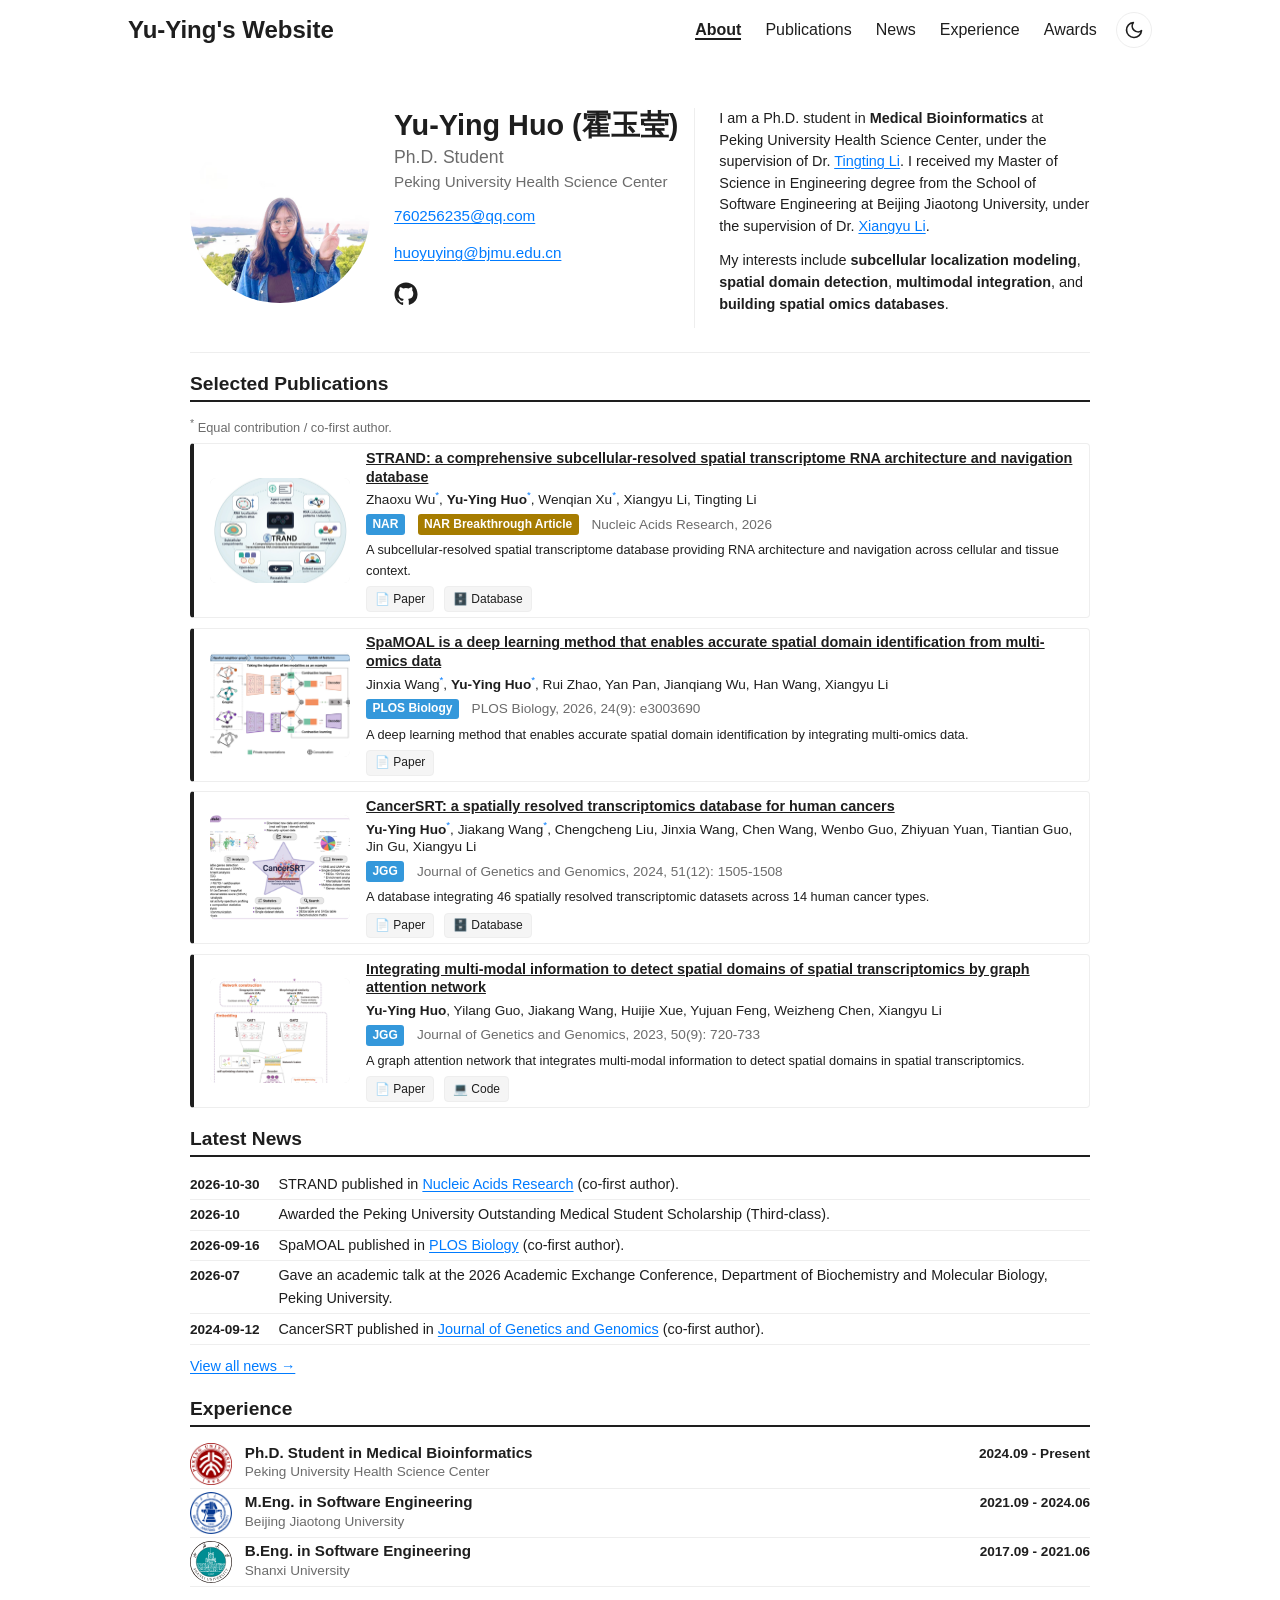
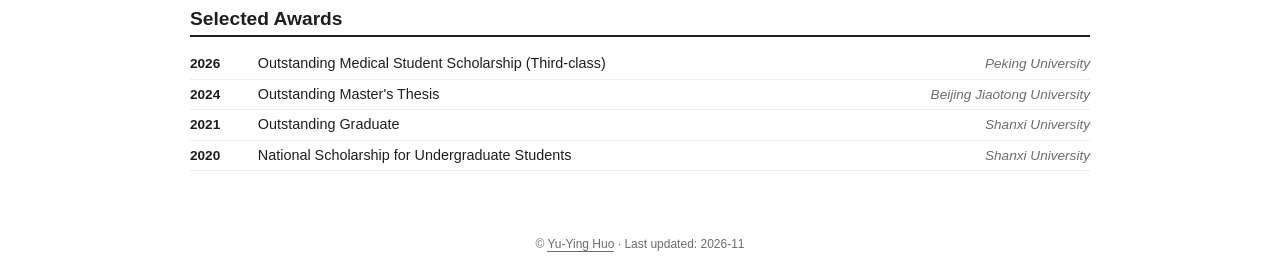
<file: index.html>
<!doctype html>
<html lang="en">
  <head>
    <meta charset="utf-8" />
    <meta name="viewport" content="width=device-width, initial-scale=1" />
    <meta name="description" content="Yu-Ying Huo — Ph.D. student in Medical Bioinformatics at Peking University Health Science Center, working on the computational analysis of spatial transcriptomics." />
    <title>Yu-Ying Huo | Academic Homepage</title>
    <script>
      (function () {
        var stored;
        try { stored = localStorage.getItem('theme'); } catch (e) {}
        var theme = stored || (window.matchMedia && window.matchMedia('(prefers-color-scheme: dark)').matches ? 'dark' : 'light');
        document.documentElement.setAttribute('data-theme', theme);
      })();
    </script>
    <link rel="stylesheet" href="styles.css" />
  </head>
  <body id="top">
    <header class="header">
      <nav class="nav">
        <div class="logo">
          <a href="#top" accesskey="h" title="Yu-Ying's Website (Alt + H)">Yu-Ying's Website</a>
        </div>
        <div class="nav-right">
          <ul id="menu">
            <li><a href="#about" title="About"><span class="active">About</span></a></li>
            <li><a href="#publications" title="Publications"><span>Publications</span></a></li>
            <li><a href="#news" title="News"><span>News</span></a></li>
            <li><a href="#experience" title="Experience"><span>Experience</span></a></li>
            <li><a href="#awards" title="Awards"><span>Awards</span></a></li>
          </ul>
          <button class="theme-toggle" id="theme-toggle" type="button" aria-label="Toggle light/dark mode" title="Toggle light/dark mode">
            <svg class="icon-sun" viewBox="0 0 24 24" fill="none" stroke="currentColor" stroke-width="2" stroke-linecap="round" stroke-linejoin="round" aria-hidden="true">
              <circle cx="12" cy="12" r="5"></circle>
              <line x1="12" y1="1" x2="12" y2="3"></line>
              <line x1="12" y1="21" x2="12" y2="23"></line>
              <line x1="4.22" y1="4.22" x2="5.64" y2="5.64"></line>
              <line x1="18.36" y1="18.36" x2="19.78" y2="19.78"></line>
              <line x1="1" y1="12" x2="3" y2="12"></line>
              <line x1="21" y1="12" x2="23" y2="12"></line>
              <line x1="4.22" y1="19.78" x2="5.64" y2="18.36"></line>
              <line x1="18.36" y1="5.64" x2="19.78" y2="4.22"></line>
            </svg>
            <svg class="icon-moon" viewBox="0 0 24 24" fill="none" stroke="currentColor" stroke-width="2" stroke-linecap="round" stroke-linejoin="round" aria-hidden="true">
              <path d="M21 12.79A9 9 0 1 1 11.21 3 7 7 0 0 0 21 12.79z"></path>
            </svg>
          </button>
        </div>
      </nav>
    </header>

    <main class="main">
      <div class="academic-home">

        <!-- Profile header -->
        <div id="about" class="home-header">
          <div class="profile-content">
            <div class="profile-identity">
              <div class="profile-image">
                <img draggable="false" src="assets/photo.jpg" alt="Yu-Ying Huo" width="160" height="160" />
              </div>
              <div class="profile-info">
                <h1 class="profile-name">Yu-Ying Huo (霍玉莹)</h1>
                <h2 class="profile-position">Ph.D. Student</h2>
                <h3 class="profile-affiliation">Peking University Health Science Center</h3>
                <p class="profile-email"><a href="mailto:760256235@qq.com">760256235@qq.com</a></p>
                <p class="profile-email"><a href="mailto:huoyuying@bjmu.edu.cn">huoyuying@bjmu.edu.cn</a></p>
                <div class="social-icons">
                  <a href="https://github.com/huoyuying" target="_blank" rel="noopener noreferrer me" title="GitHub">
                    <svg viewBox="0 0 24 24" fill="currentColor" aria-hidden="true"><path d="M12 .5C5.65.5.5 5.65.5 12c0 5.08 3.29 9.39 7.86 10.91.58.11.79-.25.79-.56 0-.28-.01-1.02-.02-2-3.2.7-3.88-1.54-3.88-1.54-.52-1.33-1.28-1.68-1.28-1.68-1.04-.71.08-.7.08-.7 1.15.08 1.76 1.18 1.76 1.18 1.02 1.75 2.68 1.25 3.33.95.1-.74.4-1.25.72-1.54-2.55-.29-5.23-1.28-5.23-5.68 0-1.26.45-2.28 1.18-3.09-.12-.29-.51-1.46.11-3.05 0 0 .96-.31 3.16 1.18a11 11 0 0 1 5.76 0c2.2-1.49 3.16-1.18 3.16-1.18.62 1.59.23 2.76.11 3.05.73.81 1.18 1.83 1.18 3.09 0 4.41-2.69 5.38-5.25 5.67.41.35.78 1.05.78 2.12 0 1.53-.01 2.76-.01 3.14 0 .31.21.68.8.56A10.52 10.52 0 0 0 23.5 12C23.5 5.65 18.35.5 12 .5z"/></svg>
                  </a>
                </div>
              </div>
            </div>
            <div class="profile-about">
              <div class="about-content">
                <p>I am a Ph.D. student in <strong>Medical Bioinformatics</strong> at Peking University Health Science Center, under the supervision of Dr. <a href="http://bioinfolilab.phasep.pro" target="_blank" rel="noopener">Tingting Li</a>. I received my Master of Science in Engineering degree from the School of Software Engineering at Beijing Jiaotong University, under the supervision of Dr. <a href="https://xiangyuli-lab.github.io/People" target="_blank" rel="noopener">Xiangyu Li</a>.</p>
                <p>My interests include <strong>subcellular localization modeling</strong>, <strong>spatial domain detection</strong>, <strong>multimodal integration</strong>, and <strong>building spatial omics databases</strong>.</p>
              </div>
            </div>
          </div>
        </div>

        <!-- Selected Publications -->
        <section id="publications" class="home-section">
          <h2>Selected Publications</h2>
          <div class="publications-legend"><sup>*</sup> Equal contribution / co-first author.</div>
          <div class="home-list">

            <article class="publication-item">
              <div class="publication-image">
                <img src="assets/thumbs/strand.png" alt="STRAND" loading="lazy" />
              </div>
              <div class="publication-content">
                <h3 class="publication-title"><a href="https://doi.org/10.1093/nar/gkag1054" target="_blank" rel="noopener">STRAND: a comprehensive subcellular-resolved spatial transcriptome RNA architecture and navigation database</a></h3>
                <p class="publication-authors">Zhaoxu Wu<sup>*</sup>, <strong>Yu-Ying Huo</strong><sup>*</sup>, Wenqian Xu<sup>*</sup>, Xiangyu Li, Tingting Li</p>
                <p class="publication-venue"><span class="venue-badge">NAR</span><span class="venue-badge award">NAR Breakthrough Article</span><span>Nucleic Acids Research, 2026</span></p>
                <div class="publication-description">
                  <p>A subcellular-resolved spatial transcriptome database providing RNA architecture and navigation across cellular and tissue context.</p>
                </div>
                <div class="publication-links">
                  <a href="https://doi.org/10.1093/nar/gkag1054" class="pub-link" target="_blank" rel="noopener"><span>📄 Paper</span></a>
                  <a href="https://strand.phasep.pro" class="pub-link" target="_blank" rel="noopener"><span>🗄️ Database</span></a>
                </div>
              </div>
            </article>

            <article class="publication-item">
              <div class="publication-image">
                <img src="assets/thumbs/spamoal.png" alt="SpaMOAL" loading="lazy" />
              </div>
              <div class="publication-content">
                <h3 class="publication-title"><a href="https://doi.org/10.1371/journal.pbio.3003690" target="_blank" rel="noopener">SpaMOAL is a deep learning method that enables accurate spatial domain identification from multi-omics data</a></h3>
                <p class="publication-authors">Jinxia Wang<sup>*</sup>, <strong>Yu-Ying Huo</strong><sup>*</sup>, Rui Zhao, Yan Pan, Jianqiang Wu, Han Wang, Xiangyu Li</p>
                <p class="publication-venue"><span class="venue-badge">PLOS Biology</span><span>PLOS Biology, 2026, 24(9): e3003690</span></p>
                <div class="publication-description">
                  <p>A deep learning method that enables accurate spatial domain identification by integrating multi-omics data.</p>
                </div>
                <div class="publication-links">
                  <a href="https://doi.org/10.1371/journal.pbio.3003690" class="pub-link" target="_blank" rel="noopener"><span>📄 Paper</span></a>
                </div>
              </div>
            </article>

            <article class="publication-item">
              <div class="publication-image">
                <img src="assets/thumbs/cancersrt.png" alt="CancerSRT" loading="lazy" />
              </div>
              <div class="publication-content">
                <h3 class="publication-title"><a href="https://doi.org/10.1016/j.jgg.2024.08.012" target="_blank" rel="noopener">CancerSRT: a spatially resolved transcriptomics database for human cancers</a></h3>
                <p class="publication-authors"><strong>Yu-Ying Huo</strong><sup>*</sup>, Jiakang Wang<sup>*</sup>, Chengcheng Liu, Jinxia Wang, Chen Wang, Wenbo Guo, Zhiyuan Yuan, Tiantian Guo, Jin Gu, Xiangyu Li</p>
                <p class="publication-venue"><span class="venue-badge">JGG</span><span>Journal of Genetics and Genomics, 2024, 51(12): 1505-1508</span></p>
                <div class="publication-description">
                  <p>A database integrating 46 spatially resolved transcriptomic datasets across 14 human cancer types.</p>
                </div>
                <div class="publication-links">
                  <a href="https://doi.org/10.1016/j.jgg.2024.08.012" class="pub-link" target="_blank" rel="noopener"><span>📄 Paper</span></a>
                  <a href="http://cancersrt.info" class="pub-link" target="_blank" rel="noopener"><span>🗄️ Database</span></a>
                </div>
              </div>
            </article>

            <article class="publication-item">
              <div class="publication-image">
                <img src="assets/thumbs/spadac.png" alt="SpaDAC" loading="lazy" />
              </div>
              <div class="publication-content">
                <h3 class="publication-title"><a href="https://doi.org/10.1016/j.jgg.2023.06.005" target="_blank" rel="noopener">Integrating multi-modal information to detect spatial domains of spatial transcriptomics by graph attention network</a></h3>
                <p class="publication-authors"><strong>Yu-Ying Huo</strong>, Yilang Guo, Jiakang Wang, Huijie Xue, Yujuan Feng, Weizheng Chen, Xiangyu Li</p>
                <p class="publication-venue"><span class="venue-badge">JGG</span><span>Journal of Genetics and Genomics, 2023, 50(9): 720-733</span></p>
                <div class="publication-description">
                  <p>A graph attention network that integrates multi-modal information to detect spatial domains in spatial transcriptomics.</p>
                </div>
                <div class="publication-links">
                  <a href="https://doi.org/10.1016/j.jgg.2023.06.005" class="pub-link" target="_blank" rel="noopener"><span>📄 Paper</span></a>
                  <a href="https://github.com/huoyuying/SpaDAC" class="pub-link" target="_blank" rel="noopener"><span>💻 Code</span></a>
                </div>
              </div>
            </article>

          </div>
        </section>

        <!-- News -->
        <section id="news" class="home-section">
          <h2>Latest News</h2>
          <div class="home-list">
            <div class="home-item">
              <span class="news-date">2026-10-30</span>
              <span class="news-content"><p>STRAND published in <a href="https://doi.org/10.1093/nar/gkag1054" target="_blank" rel="noopener">Nucleic Acids Research</a> (co-first author).</p></span>
            </div>
            <div class="home-item">
              <span class="news-date">2026-10</span>
              <span class="news-content"><p>Awarded the Peking University Outstanding Medical Student Scholarship (Third-class).</p></span>
            </div>
            <div class="home-item">
              <span class="news-date">2026-09-16</span>
              <span class="news-content"><p>SpaMOAL published in <a href="https://doi.org/10.1371/journal.pbio.3003690" target="_blank" rel="noopener">PLOS Biology</a> (co-first author).</p></span>
            </div>
            <div class="home-item">
              <span class="news-date">2026-07</span>
              <span class="news-content"><p>Gave an academic talk at the 2026 Academic Exchange Conference, Department of Biochemistry and Molecular Biology, Peking University.</p></span>
            </div>
            <div class="home-item">
              <span class="news-date">2024-09-12</span>
              <span class="news-content"><p>CancerSRT published in <a href="https://doi.org/10.1016/j.jgg.2024.08.012" target="_blank" rel="noopener">Journal of Genetics and Genomics</a> (co-first author).</p></span>
            </div>
          </div>
          <div class="news-more"><a href="news.html">View all news →</a></div>
        </section>

        <!-- Experience -->
        <section id="experience" class="home-section">
          <h2>Experience</h2>
          <div class="home-list">
            <div class="home-item">
              <img class="experience-logo" src="assets/logos/pku.png" alt="Peking University logo" />
              <div class="experience-details">
                <h4>Ph.D. Student in Medical Bioinformatics</h4>
                <p class="experience-description">Peking University Health Science Center</p>
              </div>
              <div class="experience-period">2024.09 - Present</div>
            </div>
            <div class="home-item">
              <img class="experience-logo" src="assets/logos/bjtu.png" alt="Beijing Jiaotong University logo" />
              <div class="experience-details">
                <h4>M.Eng. in Software Engineering</h4>
                <p class="experience-description">Beijing Jiaotong University</p>
              </div>
              <div class="experience-period">2021.09 - 2024.06</div>
            </div>
            <div class="home-item">
              <img class="experience-logo" src="assets/logos/sxu.svg" alt="Shanxi University logo" />
              <div class="experience-details">
                <h4>B.Eng. in Software Engineering</h4>
                <p class="experience-description">Shanxi University</p>
              </div>
              <div class="experience-period">2017.09 - 2021.06</div>
            </div>
          </div>
        </section>

        <!-- Awards -->
        <section id="awards" class="home-section">
          <h2>Selected Awards</h2>
          <div class="home-list">
            <div class="home-item">
              <span class="award-year">2026</span>
              <span class="award-name">Outstanding Medical Student Scholarship (Third-class)</span>
              <span class="award-organization">Peking University</span>
            </div>
            <div class="home-item">
              <span class="award-year">2024</span>
              <span class="award-name">Outstanding Master's Thesis</span>
              <span class="award-organization">Beijing Jiaotong University</span>
            </div>
            <div class="home-item">
              <span class="award-year">2021</span>
              <span class="award-name">Outstanding Graduate</span>
              <span class="award-organization">Shanxi University</span>
            </div>
            <div class="home-item">
              <span class="award-year">2020</span>
              <span class="award-name">National Scholarship for Undergraduate Students</span>
              <span class="award-organization">Shanxi University</span>
            </div>
          </div>
        </section>

      </div>
    </main>

    <footer class="footer">
      <span>© <a href="#top">Yu-Ying Huo</a></span>
      <span>·</span>
      <span>Last updated: 2026-11</span>
    </footer>

    <script>
      (function () {
        var toggle = document.getElementById('theme-toggle');
        var root = document.documentElement;
        if (!toggle) return;
        toggle.addEventListener('click', function () {
          var next = root.getAttribute('data-theme') === 'dark' ? 'light' : 'dark';
          root.setAttribute('data-theme', next);
          try { localStorage.setItem('theme', next); } catch (e) {}
        });
      })();
    </script>
  </body>
</html>
</file>
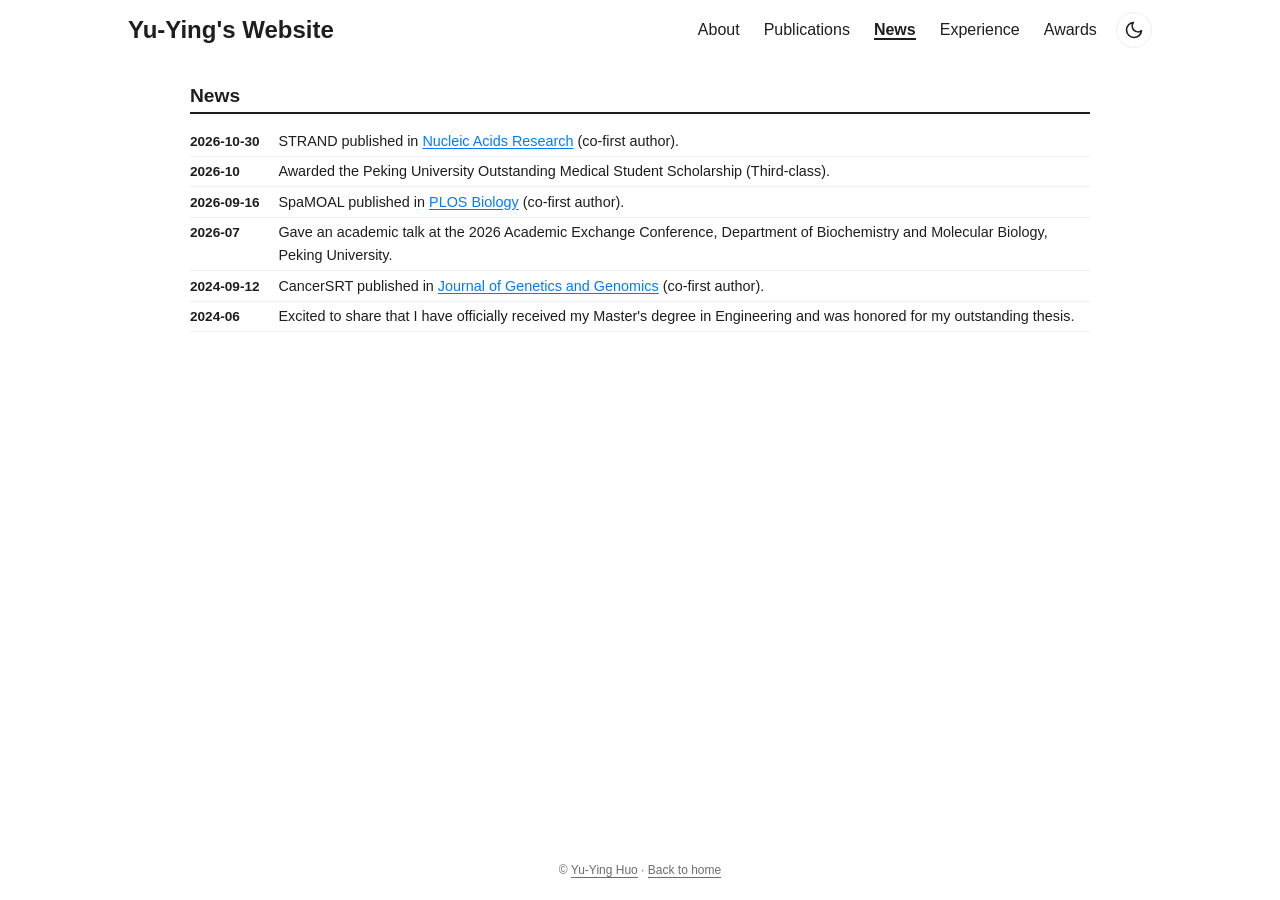
<file: news.html>
<!doctype html>
<html lang="en">
  <head>
    <meta charset="utf-8" />
    <meta name="viewport" content="width=device-width, initial-scale=1" />
    <meta name="description" content="News and updates from Yu-Ying Huo, Ph.D. student in Medical Bioinformatics at Peking University Health Science Center." />
    <title>News | Yu-Ying Huo</title>
    <script>
      (function () {
        var stored;
        try { stored = localStorage.getItem('theme'); } catch (e) {}
        var theme = stored || (window.matchMedia && window.matchMedia('(prefers-color-scheme: dark)').matches ? 'dark' : 'light');
        document.documentElement.setAttribute('data-theme', theme);
      })();
    </script>
    <link rel="stylesheet" href="styles.css" />
  </head>
  <body id="top">
    <header class="header">
      <nav class="nav">
        <div class="logo">
          <a href="index.html" accesskey="h" title="Yu-Ying's Website (Alt + H)">Yu-Ying's Website</a>
        </div>
        <div class="nav-right">
          <ul id="menu">
            <li><a href="index.html#about" title="About"><span>About</span></a></li>
            <li><a href="index.html#publications" title="Publications"><span>Publications</span></a></li>
            <li><a href="news.html" title="News"><span class="active">News</span></a></li>
            <li><a href="index.html#experience" title="Experience"><span>Experience</span></a></li>
            <li><a href="index.html#awards" title="Awards"><span>Awards</span></a></li>
          </ul>
          <button class="theme-toggle" id="theme-toggle" type="button" aria-label="Toggle light/dark mode" title="Toggle light/dark mode">
            <svg class="icon-sun" viewBox="0 0 24 24" fill="none" stroke="currentColor" stroke-width="2" stroke-linecap="round" stroke-linejoin="round" aria-hidden="true">
              <circle cx="12" cy="12" r="5"></circle>
              <line x1="12" y1="1" x2="12" y2="3"></line>
              <line x1="12" y1="21" x2="12" y2="23"></line>
              <line x1="4.22" y1="4.22" x2="5.64" y2="5.64"></line>
              <line x1="18.36" y1="18.36" x2="19.78" y2="19.78"></line>
              <line x1="1" y1="12" x2="3" y2="12"></line>
              <line x1="21" y1="12" x2="23" y2="12"></line>
              <line x1="4.22" y1="19.78" x2="5.64" y2="18.36"></line>
              <line x1="18.36" y1="5.64" x2="19.78" y2="4.22"></line>
            </svg>
            <svg class="icon-moon" viewBox="0 0 24 24" fill="none" stroke="currentColor" stroke-width="2" stroke-linecap="round" stroke-linejoin="round" aria-hidden="true">
              <path d="M21 12.79A9 9 0 1 1 11.21 3 7 7 0 0 0 21 12.79z"></path>
            </svg>
          </button>
        </div>
      </nav>
    </header>

    <main class="main">
      <div class="academic-home">

        <!-- News -->
        <section id="news" class="home-section">
          <h2>News</h2>
          <div class="home-list">
            <div class="home-item">
              <span class="news-date">2026-10-30</span>
              <span class="news-content"><p>STRAND published in <a href="https://doi.org/10.1093/nar/gkag1054" target="_blank" rel="noopener">Nucleic Acids Research</a> (co-first author).</p></span>
            </div>
            <div class="home-item">
              <span class="news-date">2026-10</span>
              <span class="news-content"><p>Awarded the Peking University Outstanding Medical Student Scholarship (Third-class).</p></span>
            </div>
            <div class="home-item">
              <span class="news-date">2026-09-16</span>
              <span class="news-content"><p>SpaMOAL published in <a href="https://doi.org/10.1371/journal.pbio.3003690" target="_blank" rel="noopener">PLOS Biology</a> (co-first author).</p></span>
            </div>
            <div class="home-item">
              <span class="news-date">2026-07</span>
              <span class="news-content"><p>Gave an academic talk at the 2026 Academic Exchange Conference, Department of Biochemistry and Molecular Biology, Peking University.</p></span>
            </div>
            <div class="home-item">
              <span class="news-date">2024-09-12</span>
              <span class="news-content"><p>CancerSRT published in <a href="https://doi.org/10.1016/j.jgg.2024.08.012" target="_blank" rel="noopener">Journal of Genetics and Genomics</a> (co-first author).</p></span>
            </div>
            <div class="home-item">
              <span class="news-date">2024-06</span>
              <span class="news-content"><p>Excited to share that I have officially received my Master's degree in Engineering and was honored for my outstanding thesis.</p></span>
            </div>
          </div>
        </section>

      </div>
    </main>

    <footer class="footer">
      <span>© <a href="index.html">Yu-Ying Huo</a></span>
      <span>·</span>
      <span><a href="index.html#about">Back to home</a></span>
    </footer>

    <script>
      (function () {
        var toggle = document.getElementById('theme-toggle');
        var root = document.documentElement;
        if (!toggle) return;
        toggle.addEventListener('click', function () {
          var next = root.getAttribute('data-theme') === 'dark' ? 'light' : 'dark';
          root.setAttribute('data-theme', next);
          try { localStorage.setItem('theme', next); } catch (e) {}
        });
      })();
    </script>
  </body>
</html>
</file>
<file: styles.css>
:root {
  --gap: 24px;
  --nav-width: 1024px;
  --main-width: 900px;
  --header-height: 60px;
  --footer-height: 60px;
  --radius: 8px;
  --theme: #ffffff;
  --entry: #ffffff;
  --primary: #1e1e1e;
  --secondary: #6c6c6c;
  --tertiary: #d6d6d6;
  --content: #1f1f1f;
  --code-bg: #f5f5f5;
  --border: #eeeeee;
  --link-color: #007bff;
  color-scheme: light;
}

:root[data-theme="dark"] {
  --theme: #1a1a1a;
  --entry: #1a1a1a;
  --primary: #e6e6e6;
  --secondary: #9a9a9a;
  --tertiary: #3a3a3a;
  --content: #d6d6d6;
  --code-bg: #2a2a2a;
  --border: #333333;
  --link-color: #4da3ff;
  color-scheme: dark;
}

*,
::after,
::before {
  box-sizing: border-box;
}

html {
  -webkit-text-size-adjust: 100%;
  text-size-adjust: 100%;
  overflow-y: scroll;
}

body {
  margin: 0;
  font-family: -apple-system, BlinkMacSystemFont, "Segoe UI", Roboto, Oxygen,
    Ubuntu, Cantarell, "Open Sans", "Helvetica Neue", sans-serif;
  font-size: 18px;
  line-height: 1.6;
  word-break: break-word;
  background: var(--theme);
  color: var(--primary);
  transition: background-color 0.25s ease, color 0.25s ease;
}

a {
  color: var(--primary);
  text-decoration: none;
}

img {
  display: block;
  max-width: 100%;
}

h1, h2, h3, h4, h5, h6 {
  line-height: 1.2;
}

h1, h2, h3, h4, h5, h6, p {
  margin: 0;
}

ul, ol {
  padding: 0;
  margin: 0;
  list-style: none;
}

/* ---------- Header / nav ---------- */

.nav {
  display: flex;
  flex-wrap: wrap;
  justify-content: space-between;
  max-width: calc(var(--nav-width) + var(--gap) * 2);
  margin-left: auto;
  margin-right: auto;
  line-height: var(--header-height);
}

.nav a {
  display: block;
}

.logo {
  display: flex;
  margin: auto var(--gap);
}

.logo a {
  font-size: 24px;
  font-weight: 700;
}

#menu {
  display: flex;
  list-style: none;
  margin: 0;
  white-space: nowrap;
}

.nav-right {
  display: flex;
  align-items: center;
  gap: 1.2rem;
  margin: auto var(--gap);
}

.theme-toggle {
  display: inline-flex;
  align-items: center;
  justify-content: center;
  width: 36px;
  height: 36px;
  padding: 6px;
  border: 1px solid var(--border);
  border-radius: 50%;
  background: transparent;
  color: var(--primary);
  cursor: pointer;
  transition: background-color 0.2s ease, color 0.2s ease, border-color 0.2s ease;
}

.theme-toggle:hover {
  background: var(--code-bg);
}

.theme-toggle svg {
  width: 20px;
  height: 20px;
}

.theme-toggle .icon-moon {
  display: block;
}

.theme-toggle .icon-sun {
  display: none;
}

[data-theme="dark"] .theme-toggle .icon-moon {
  display: none;
}

[data-theme="dark"] .theme-toggle .icon-sun {
  display: block;
}

#menu li + li {
  margin-inline-start: var(--gap);
}

#menu a {
  font-size: 16px;
}

#menu .active {
  font-weight: 700;
  border-bottom: 2px solid;
}

/* ---------- Main ---------- */

.main {
  position: relative;
  min-height: calc(100vh - var(--header-height) - var(--footer-height));
  max-width: calc(var(--main-width) + var(--gap) * 2);
  margin: auto;
  padding: var(--gap);
}

/* ---------- Profile header ---------- */

.home-header {
  padding: 1.5rem 0;
  margin-bottom: 1.2rem;
  border-bottom: 1px solid var(--border);
}

.profile-content {
  display: flex;
  gap: 1rem;
  align-items: flex-start;
  justify-content: center;
}

.profile-identity {
  display: flex;
  gap: 1.5rem;
  align-items: center;
  flex-shrink: 0;
}

.profile-image {
  flex-shrink: 0;
}

.profile-image img {
  width: 180px;
  height: 180px;
  border-radius: 50%;
  object-fit: cover;
}

.profile-info h1.profile-name {
  margin: 0 0 0.3rem;
  font-size: 1.8rem;
  font-weight: 600;
  line-height: 1.2;
}

.profile-info h2.profile-position {
  margin: 0 0 0.3rem;
  font-size: 1.1rem;
  font-weight: 400;
  color: var(--secondary);
}

.profile-info h3.profile-affiliation {
  margin: 0 0 0.8rem;
  font-size: 0.95rem;
  font-weight: 400;
  color: var(--secondary);
}

.profile-email {
  margin: 0.8rem 0;
  font-size: 0.95rem;
}

.profile-email a {
  color: var(--link-color);
  text-decoration: underline;
  text-underline-offset: 2px;
}

.profile-email a:hover {
  opacity: 0.8;
}

.profile-info .social-icons {
  display: flex;
  flex-wrap: wrap;
  align-items: center;
  margin-left: -3px;
}

.profile-info .social-icons a {
  padding: 3px;
  color: var(--primary);
}

.profile-info .social-icons a:hover {
  color: var(--link-color);
}

.profile-info .social-icons a svg {
  width: 24px;
  height: 24px;
}

.profile-about {
  flex: 1;
  min-width: 0;
  padding-left: 1.5rem;
  border-left: 1px solid var(--border);
  font-size: 0.9rem;
  line-height: 1.5;
}

.profile-about p {
  margin-bottom: 0.8rem;
  font-size: 0.9rem;
}

.profile-about strong {
  font-weight: 600;
}

.profile-about a {
  color: var(--link-color);
  text-decoration: underline;
  text-underline-offset: 2px;
}

.profile-about a:hover {
  opacity: 0.8;
}

/* ---------- Sections ---------- */

.home-section {
  margin-bottom: 1.2rem;
}

.home-section h2 {
  font-size: 1.2rem;
  font-weight: 600;
  margin-bottom: 0.8rem;
  padding-bottom: 0.3rem;
  border-bottom: 2px solid var(--primary);
}

.publications-legend {
  font-size: 0.8rem;
  margin-bottom: 0.3rem;
  text-align: left;
  color: var(--secondary);
}

.home-list {
  display: flex;
  flex-direction: column;
}

#publications .home-list {
  gap: 0.6rem;
}

/* ---------- Publications ---------- */

.publication-item {
  display: flex;
  gap: 1rem;
  padding: 0.3rem 1rem;
  align-items: flex-start;
  border: 1px solid var(--border);
  border-left: 4px solid var(--primary);
  border-radius: 4px;
  background: var(--theme);
  transition: box-shadow 0.3s ease, border-color 0.3s ease;
}

.publication-item:hover {
  box-shadow: 0 4px 12px rgba(0, 0, 0, 0.1);
  border-color: var(--primary);
}

.publication-image {
  flex-shrink: 0;
  width: 140px;
  height: 105px;
  overflow: hidden;
  border-radius: 6px;
  background: var(--code-bg);
  align-self: center;
}

.publication-image img {
  width: 100%;
  height: 100%;
  object-fit: cover;
  border-radius: 6px;
}

.publication-content {
  flex: 1;
  display: flex;
  flex-direction: column;
  gap: 0.3rem;
}

.publication-title {
  margin: 0;
  font-size: 0.9rem;
  line-height: 1.3;
}

.publication-title a {
  color: var(--primary);
  text-decoration: underline;
  font-weight: 600;
}

.publication-title a:hover {
  opacity: 0.8;
}

.publication-authors {
  margin: 0;
  font-size: 0.85rem;
  line-height: 1.3;
  color: var(--content);
}

.publication-authors strong {
  color: var(--primary);
  font-weight: 700;
}

.publication-authors sup {
  color: var(--link-color);
  font-size: 0.72em;
  line-height: 0;
}

.publication-venue {
  margin: 0;
  font-size: 0.85rem;
  color: var(--secondary);
  display: flex;
  align-items: center;
  gap: 0.4rem;
  flex-wrap: wrap;
}

.venue-badge {
  display: inline-block;
  padding: 0.05rem 0.4rem;
  margin-right: 0.4rem;
  border-radius: 3px;
  font-size: 0.75rem;
  font-weight: 600;
  color: #fff;
  flex-shrink: 0;
  background: #3498db;
}

.venue-badge.award {
  background: #a67c00;
  font-weight: 700;
  color: #fff;
}

.publication-description {
  margin: 0;
  font-size: 0.8rem;
  color: var(--content);
}

.publication-description a {
  color: var(--link-color);
  text-decoration: underline;
  text-underline-offset: 2px;
}

.publication-description a:hover {
  opacity: 0.8;
}

.publication-links {
  display: flex;
  gap: 0.6rem;
  flex-wrap: wrap;
  margin-top: auto;
}

.pub-link {
  display: inline-flex;
  align-items: center;
  padding: 0.15rem 0.5rem;
  background: var(--code-bg);
  color: var(--content);
  text-decoration: none;
  border-radius: 4px;
  font-size: 0.75rem;
  font-weight: 500;
  border: 1px solid var(--border);
  transition: all 0.3s ease;
}

.pub-link:hover {
  background: var(--primary);
  color: var(--theme);
  border-color: var(--primary);
  transform: translateY(-1px);
}

/* ---------- News ---------- */

.home-item {
  display: flex;
  gap: 0.8rem;
  align-items: baseline;
  padding: 0.2rem 0;
  border-bottom: 1px solid var(--border);
}

.news-date {
  flex: 0 0 10ch;
  width: 10ch;
  white-space: nowrap;
  font-weight: 600;
  color: var(--primary);
  font-variant-numeric: tabular-nums;
  font-size: 0.85rem;
}

.news-content {
  flex: 1;
  font-size: 0.9rem;
}

.news-content a {
  color: var(--link-color);
  text-decoration: underline;
  text-underline-offset: 2px;
}

.news-content a:hover {
  opacity: 0.8;
}

.news-more {
  margin-top: 0.6rem;
  font-size: 0.9rem;
}

.news-more a {
  color: var(--link-color);
  text-decoration: underline;
  text-underline-offset: 2px;
}

.news-more a:hover {
  opacity: 0.8;
}

/* ---------- Experience ---------- */

.experience-logo {
  width: 42px;
  height: 42px;
  object-fit: contain;
  flex-shrink: 0;
  align-self: center;
}

.experience-period {
  flex-shrink: 0;
  font-weight: 600;
  color: var(--primary);
  width: 140px;
  font-size: 0.85rem;
  text-align: right;
  font-variant-numeric: tabular-nums;
}

.experience-details {
  flex: 1;
}

.experience-details h4 {
  margin: 0;
  font-size: 0.95rem;
  font-weight: 600;
  line-height: 1.2;
}

.experience-description {
  margin: 0.1rem 0 0;
  font-size: 0.85rem;
  line-height: 1.3;
  color: var(--secondary);
}

.experience-description a {
  color: var(--link-color);
  text-decoration: underline;
  text-underline-offset: 2px;
}

.experience-description a:hover {
  opacity: 0.8;
}

/* ---------- Awards ---------- */

.award-year {
  flex-shrink: 0;
  font-weight: 600;
  color: var(--primary);
  width: 55px;
  font-size: 0.85rem;
  font-variant-numeric: tabular-nums;
}

.award-name {
  flex: 1;
  font-weight: 500;
  font-size: 0.9rem;
}

.award-organization {
  color: var(--secondary);
  font-style: italic;
  font-size: 0.85rem;
  white-space: nowrap;
}

/* ---------- Footer ---------- */

.footer {
  max-width: calc(var(--main-width) + var(--gap) * 2);
  margin: auto;
  padding: calc((var(--footer-height) - var(--gap)) / 2) var(--gap);
  text-align: center;
  line-height: 24px;
  font-size: 12px;
  color: var(--secondary);
}

.footer a {
  color: inherit;
  border-bottom: 1px solid var(--secondary);
}

.footer a:hover {
  color: var(--primary);
  border-bottom: 1px solid var(--primary);
}

/* ---------- Dark mode adjustments ---------- */

[data-theme="dark"] .experience-logo {
  background: #ffffff;
  border-radius: 8px;
}

[data-theme="dark"] .publication-item:hover {
  box-shadow: 0 4px 14px rgba(0, 0, 0, 0.55);
}

/* ---------- Responsive ---------- */

@media (max-width: 768px) {
  .main {
    padding: var(--gap) 1rem;
  }

  .profile-content {
    flex-direction: column;
    align-items: center;
    text-align: center;
    gap: 0.9rem;
  }

  .profile-identity {
    flex-direction: column;
    gap: 0.9rem;
    text-align: center;
  }

  .profile-about {
    padding-left: 0;
    border-left: none;
    margin-top: 0.6rem;
    text-align: center;
  }

  .profile-info .social-icons {
    justify-content: center;
  }

  .publication-item {
    flex-direction: column;
    gap: 0.6rem;
    padding: 0.6rem;
  }

  .publication-image {
    width: 100%;
    height: 160px;
    max-width: 300px;
    align-self: center;
  }

  .publication-links {
    justify-content: center;
  }

  .experience-period {
    width: 12ch;
    flex: 0 0 12ch;
    font-size: 0.8rem;
  }

  .award-organization {
    flex: 1 1 100%;
    margin-left: calc(6ch + 0.6rem);
    white-space: normal;
  }
}
</file>
